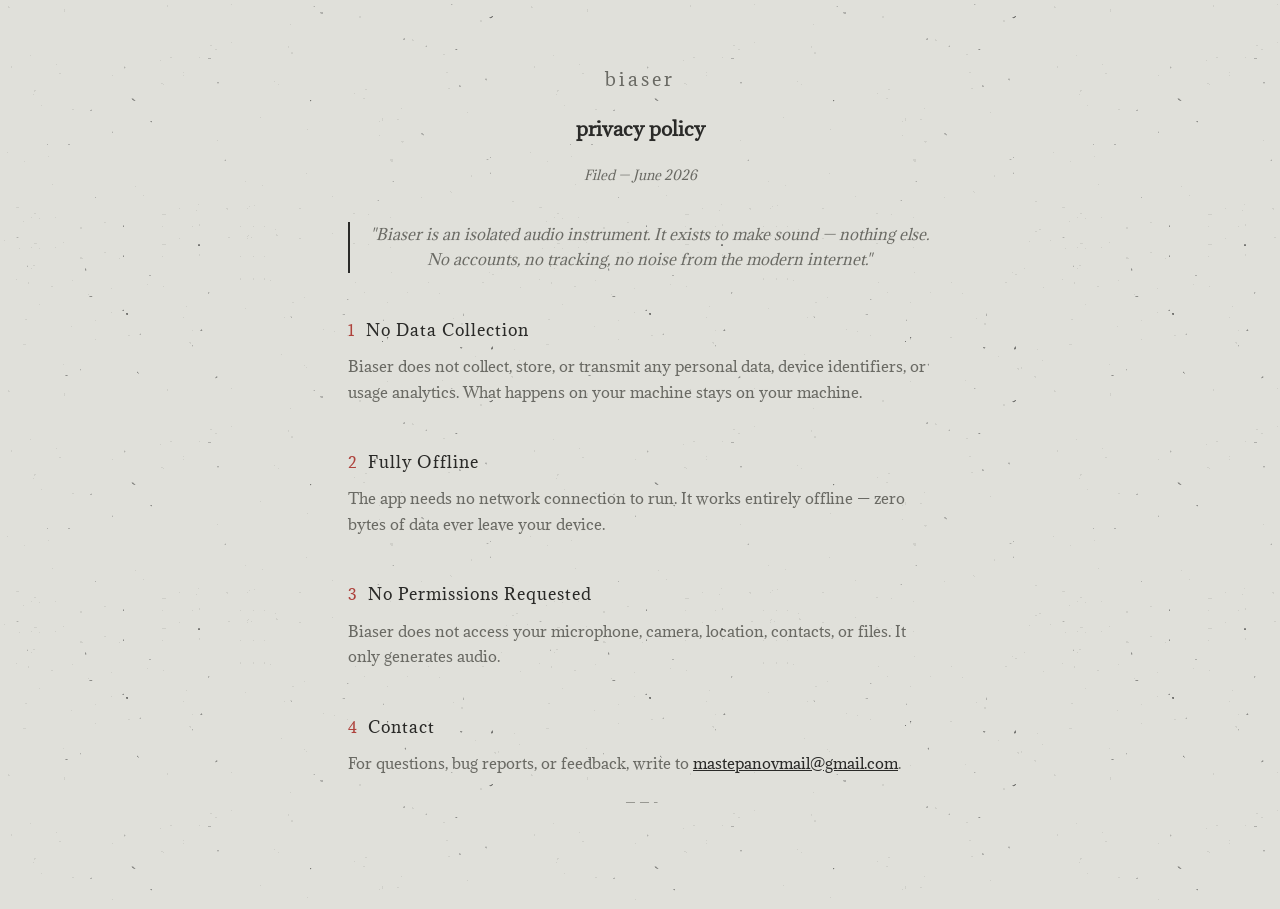
<file: index.html>
<!DOCTYPE html>
<html lang="en">
<head>
    <meta charset="UTF-8">
    <meta name="viewport" content="width=device-width, initial-scale=1.0">
    <title>Privacy Policy — Biaser</title>
    <link rel="preconnect" href="https://fonts.googleapis.com">
    <link rel="preconnect" href="https://fonts.gstatic.com" crossorigin>
    <link href="https://fonts.googleapis.com/css2?family=Adamina:ital@0;1&display=swap" rel="stylesheet">
    <link rel="stylesheet" href="style.css">
</head>
<body>
    <div class="page">

        <header>
            <span class="eyebrow">Biaser</span>
            <h3>privacy policy</h1>
            <p class="subtitle">Filed — June 2026</p>
        </header>

        <p class="manifesto">
            "Biaser is an isolated audio instrument. It exists to make sound — nothing else. No accounts, no tracking, no noise from the modern internet."
        </p>

        <h2><span class="num">1</span> No Data Collection</h2>
        <p>Biaser does not collect, store, or transmit any personal data, device identifiers, or usage analytics. What happens on your machine stays on your machine.</p>

        <h2><span class="num">2</span> Fully Offline</h2>
        <p>The app needs no network connection to run. It works entirely offline — zero bytes of data ever leave your device.</p>

        <h2><span class="num">3</span> No Permissions Requested</h2>
        <p>Biaser does not access your microphone, camera, location, contacts, or files. It only generates audio.</p>

        <h2><span class="num">4</span> Contact</h2>
        <p>For questions, bug reports, or feedback, write to <a class="contact-email" href="mailto:mastepanovmail@gmail.com">mastepanovmail@gmail.com</a>.</p>

        <p class="colophon">—  —  -</p>

    </div>
</body>
</html>
</file>
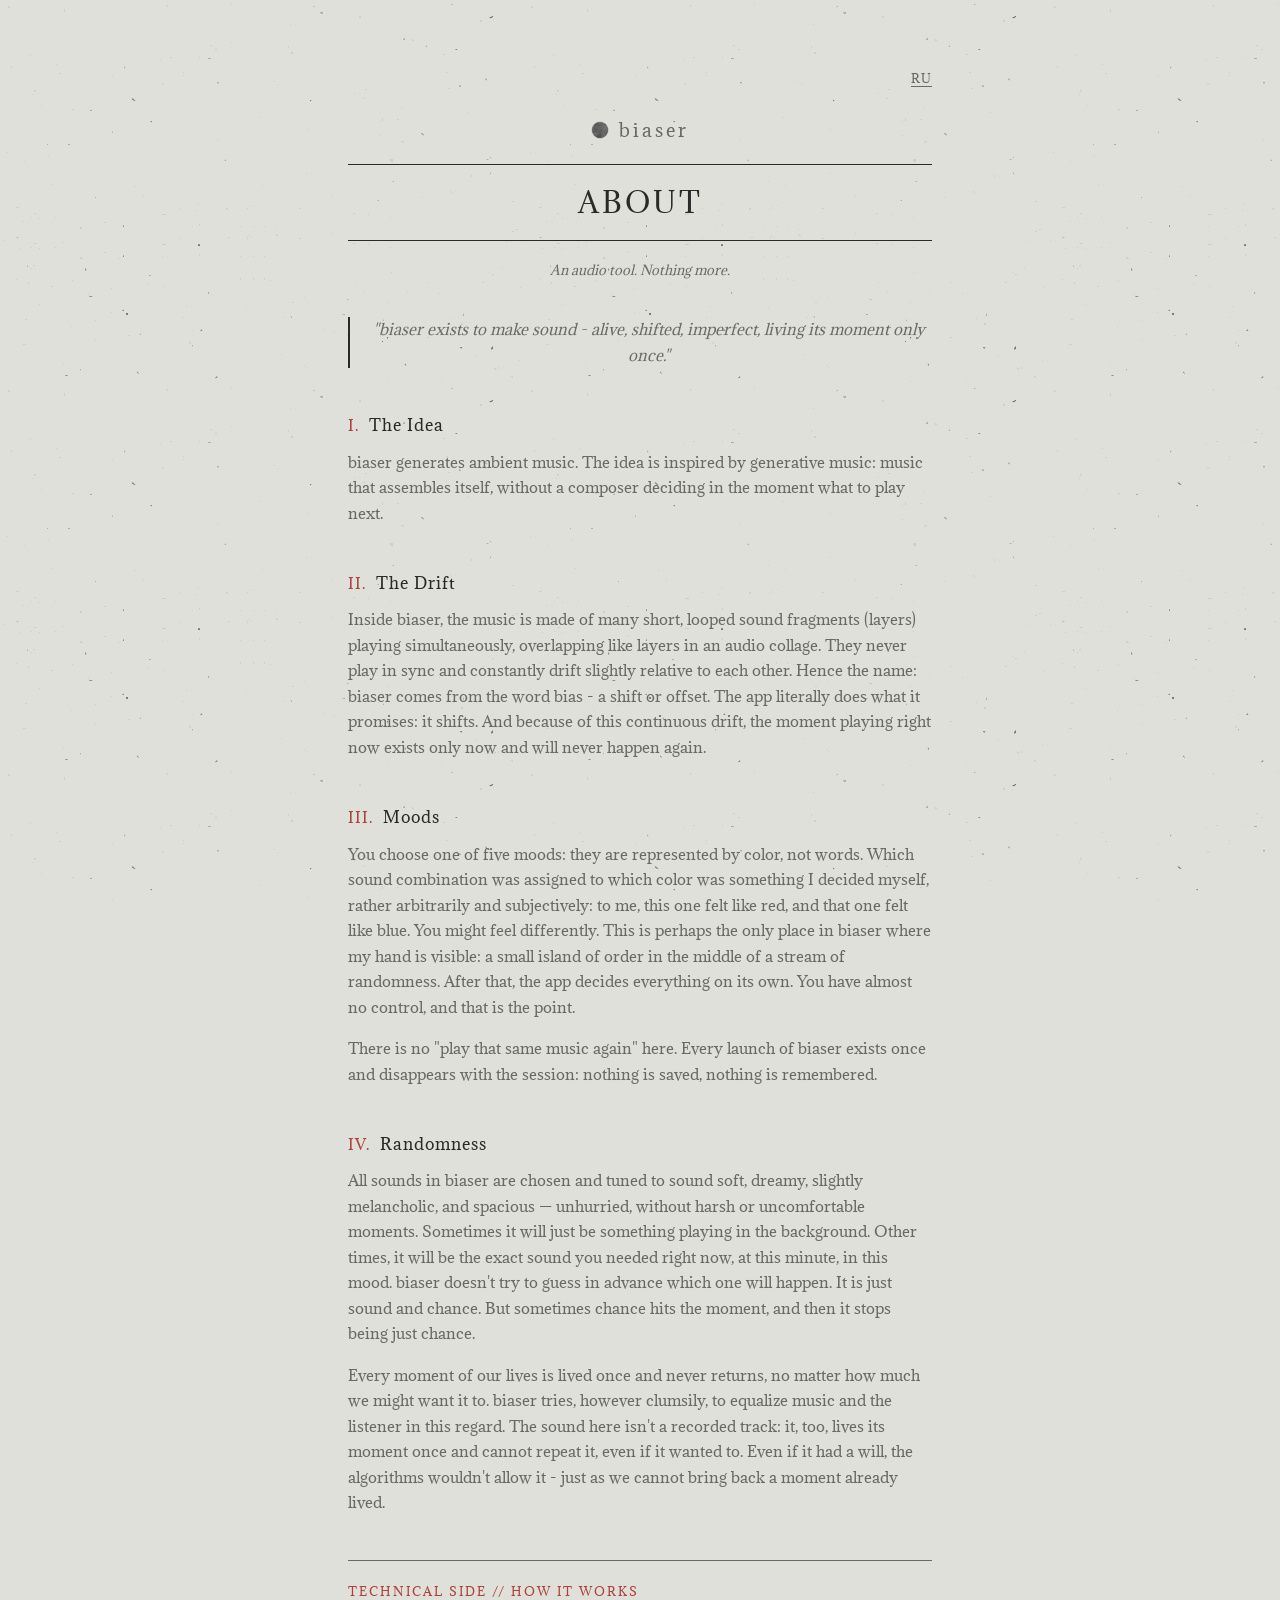
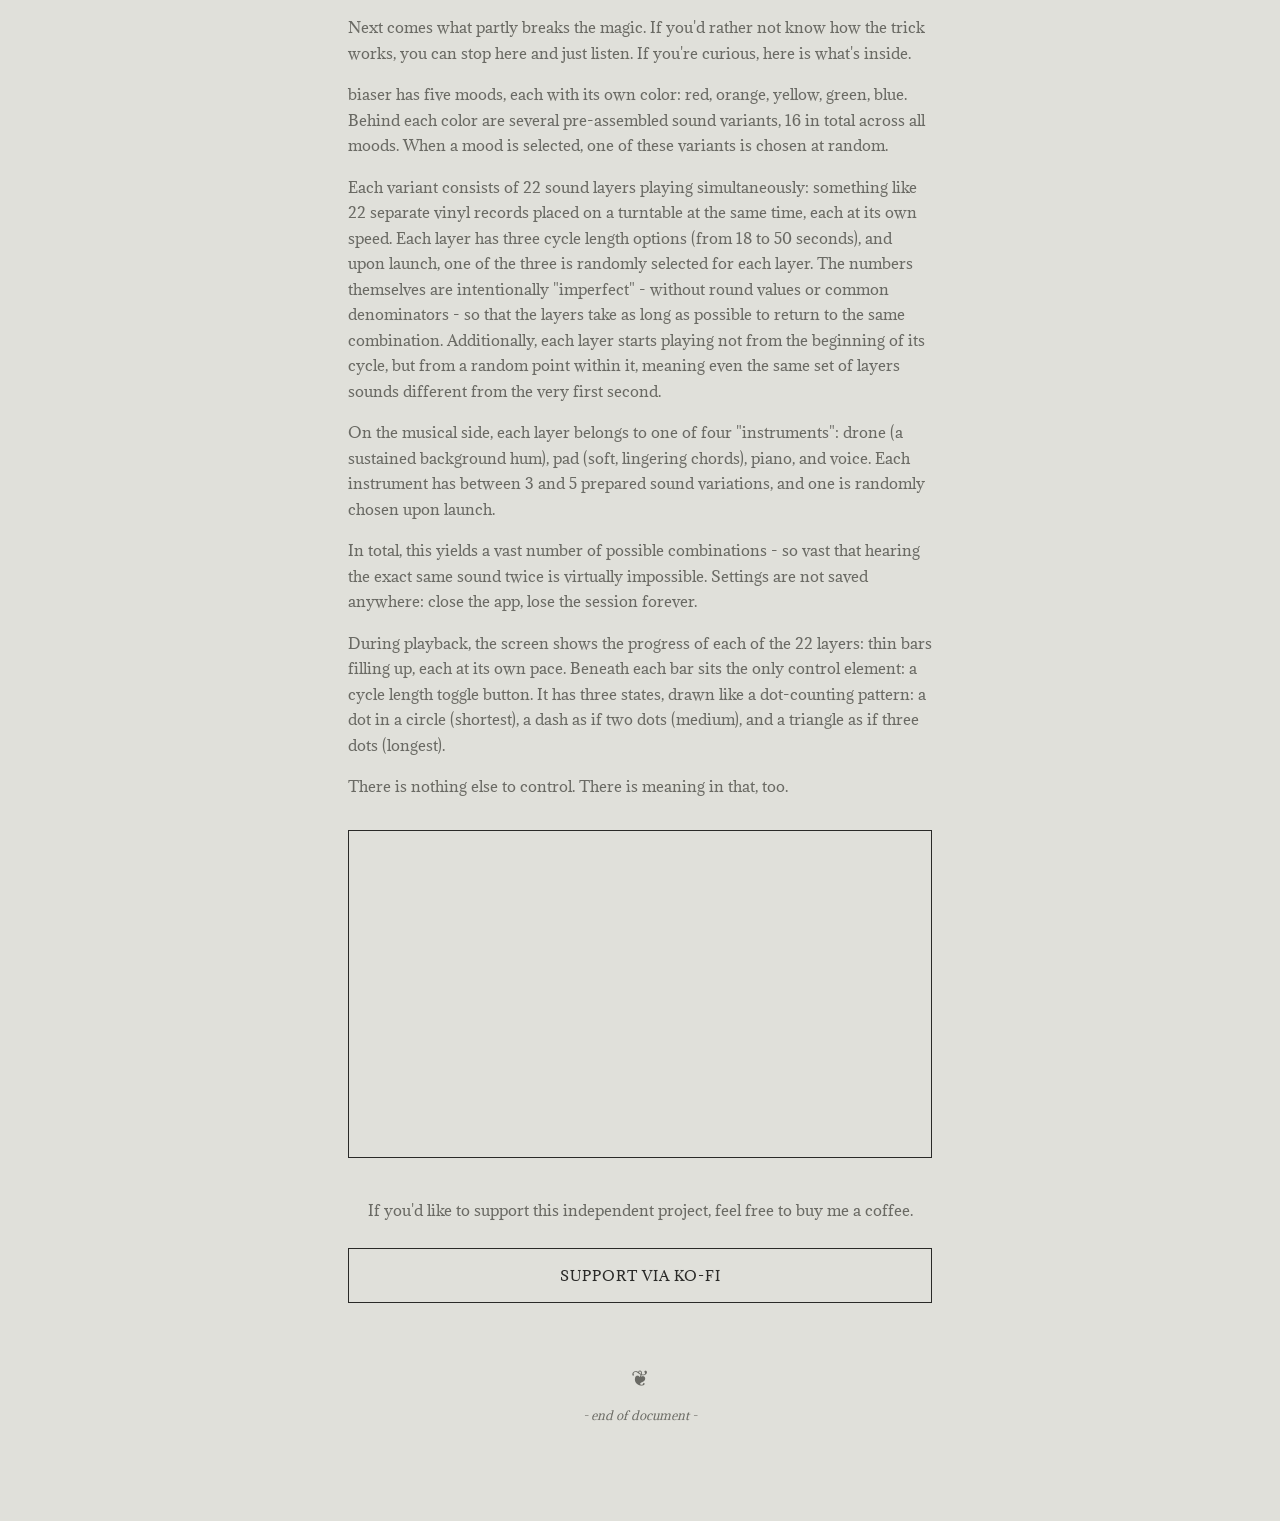
<file: about-en.html>
<!DOCTYPE html>
<html lang="en">
<head>
    <meta charset="UTF-8">
    <meta name="viewport" content="width=device-width, initial-scale=1.0">
    <title>About - biaser</title>
    <link rel="preconnect" href="https://fonts.googleapis.com">
    <link rel="preconnect" href="https://fonts.gstatic.com" crossorigin>
    <link href="https://fonts.googleapis.com/css2?family=Adamina&display=swap" rel="stylesheet">
    <link rel="stylesheet" href="style.css">
</head>
<body>
    <div class="page">

        <div class="lang-switch">
            <a href="about.html">RU</a>
        </div>

        <header>
            <span class="eyebrow">
                <img src="BiaserPointTransp.png" alt="" class="eyebrow-icon">
                biaser
            </span>
            <h1>About</h1>
            <p class="subtitle">An audio tool. Nothing more.</p>
        </header>

        <p class="manifesto">
            "biaser exists to make sound - alive, shifted, imperfect, living its moment only once."
        </p>

        <h2><span class="num">I.</span> The Idea</h2>
        <p>biaser generates ambient music. The idea is inspired by generative music: music that assembles itself, without a composer deciding in the moment what to play next.</p>

        <h2><span class="num">II.</span> The Drift</h2>
        <p>Inside biaser, the music is made of many short, looped sound fragments (layers) playing simultaneously, overlapping like layers in an audio collage. They never play in sync and constantly drift slightly relative to each other. Hence the name: biaser comes from the word bias - a shift or offset. The app literally does what it promises: it shifts. And because of this continuous drift, the moment playing right now exists only now and will never happen again.</p>

        <h2><span class="num">III.</span> Moods</h2>
        <p>You choose one of five moods: they are represented by color, not words. Which sound combination was assigned to which color was something I decided myself, rather arbitrarily and subjectively: to me, this one felt like red, and that one felt like blue. You might feel differently. This is perhaps the only place in biaser where my hand is visible: a small island of order in the middle of a stream of randomness. After that, the app decides everything on its own. You have almost no control, and that is the point.</p>
        <p>There is no "play that same music again" here. Every launch of biaser exists once and disappears with the session: nothing is saved, nothing is remembered.</p>

        <h2><span class="num">IV.</span> Randomness</h2>
        <p>All sounds in biaser are chosen and tuned to sound soft, dreamy, slightly melancholic, and spacious — unhurried, without harsh or uncomfortable moments. Sometimes it will just be something playing in the background. Other times, it will be the exact sound you needed right now, at this minute, in this mood. biaser doesn't try to guess in advance which one will happen. It is just sound and chance. But sometimes chance hits the moment, and then it stops being just chance.</p>
        <p>Every moment of our lives is lived once and never returns, no matter how much we might want it to. biaser tries, however clumsily, to equalize music and the listener in this regard. The sound here isn't a recorded track: it, too, lives its moment once and cannot repeat it, even if it wanted to. Even if it had a will, the algorithms wouldn't allow it - just as we cannot bring back a moment already lived.</p>

        <div class="spoiler">
            <div class="spoiler-label">technical side // how it works</div>
            <p>Next comes what partly breaks the magic. If you'd rather not know how the trick works, you can stop here and just listen. If you're curious, here is what's inside.</p>
            <p>biaser has five moods, each with its own color: red, orange, yellow, green, blue. Behind each color are several pre-assembled sound variants, 16 in total across all moods. When a mood is selected, one of these variants is chosen at random.</p>
            <p>Each variant consists of 22 sound layers playing simultaneously: something like 22 separate vinyl records placed on a turntable at the same time, each at its own speed. Each layer has three cycle length options (from 18 to 50 seconds), and upon launch, one of the three is randomly selected for each layer. The numbers themselves are intentionally "imperfect" - without round values or common denominators -  so that the layers take as long as possible to return to the same combination. Additionally, each layer starts playing not from the beginning of its cycle, but from a random point within it, meaning even the same set of layers sounds different from the very first second.</p>
            <p>On the musical side, each layer belongs to one of four "instruments": drone (a sustained background hum), pad (soft, lingering chords), piano, and voice. Each instrument has between 3 and 5 prepared sound variations, and one is randomly chosen upon launch.</p>
            <p>In total, this yields a vast number of possible combinations - so vast that hearing the exact same sound twice is virtually impossible. Settings are not saved anywhere: close the app, lose the session forever.</p>
            <p>During playback, the screen shows the progress of each of the 22 layers: thin bars filling up, each at its own pace. Beneath each bar sits the only control element: a cycle length toggle button. It has three states, drawn like a dot-counting pattern: a dot in a circle (shortest), a dash as if two dots (medium), and a triangle as if three dots (longest).</p>
            <p>There is nothing else to control. There is meaning in that, too.</p>
        </div>

        <div class="video-container">
            <iframe src="https://www.youtube.com/embed/nO5he_yKxbU" allowfullscreen></iframe>
        </div>

        <p style="text-align: center; margin-top: 40px;">If you'd like to support this independent project, feel free to buy me a coffee.</p>
        <a href="https://ko-fi.com/indiecoder" class="kofi-button" target="_blank">SUPPORT VIA KO-FI</a>

        <div class="ornament">❦</div>
        <p class="colophon">- end of document -</p>

    </div>
</body>
</html>
</file>
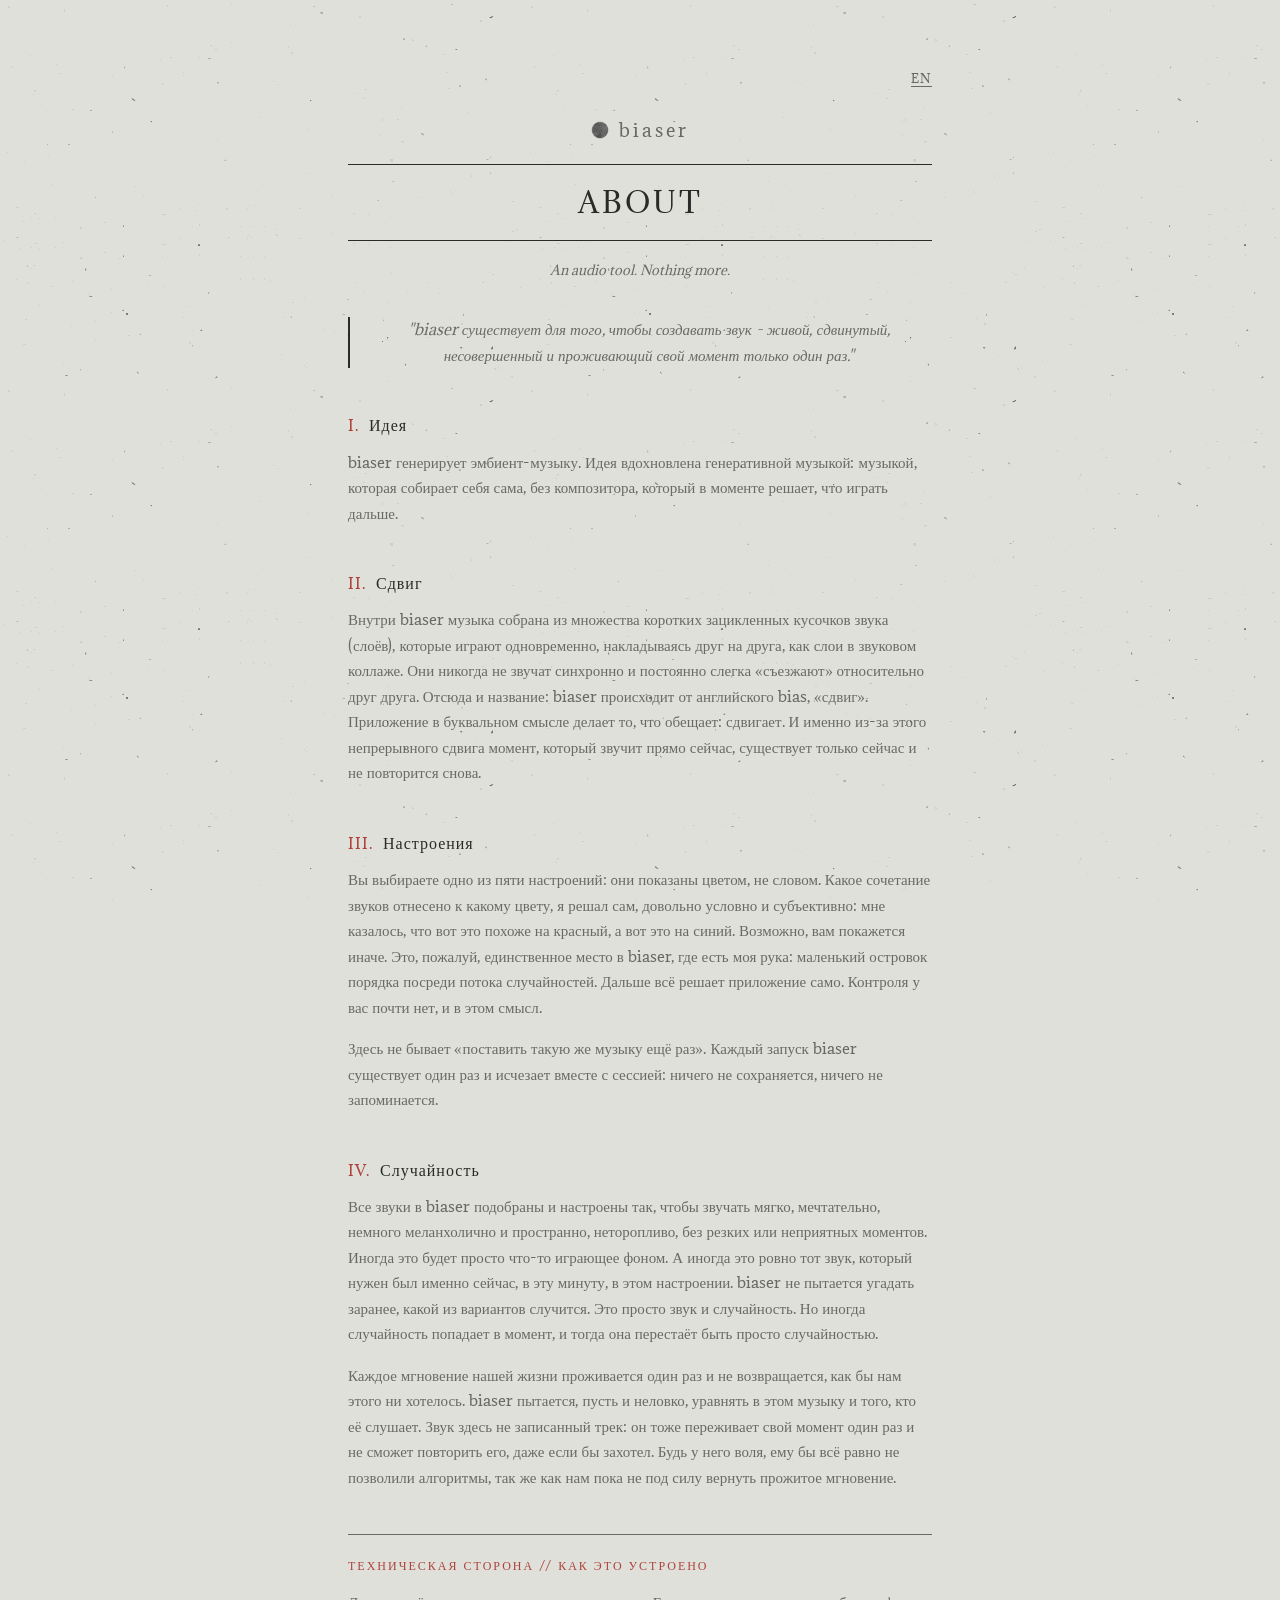
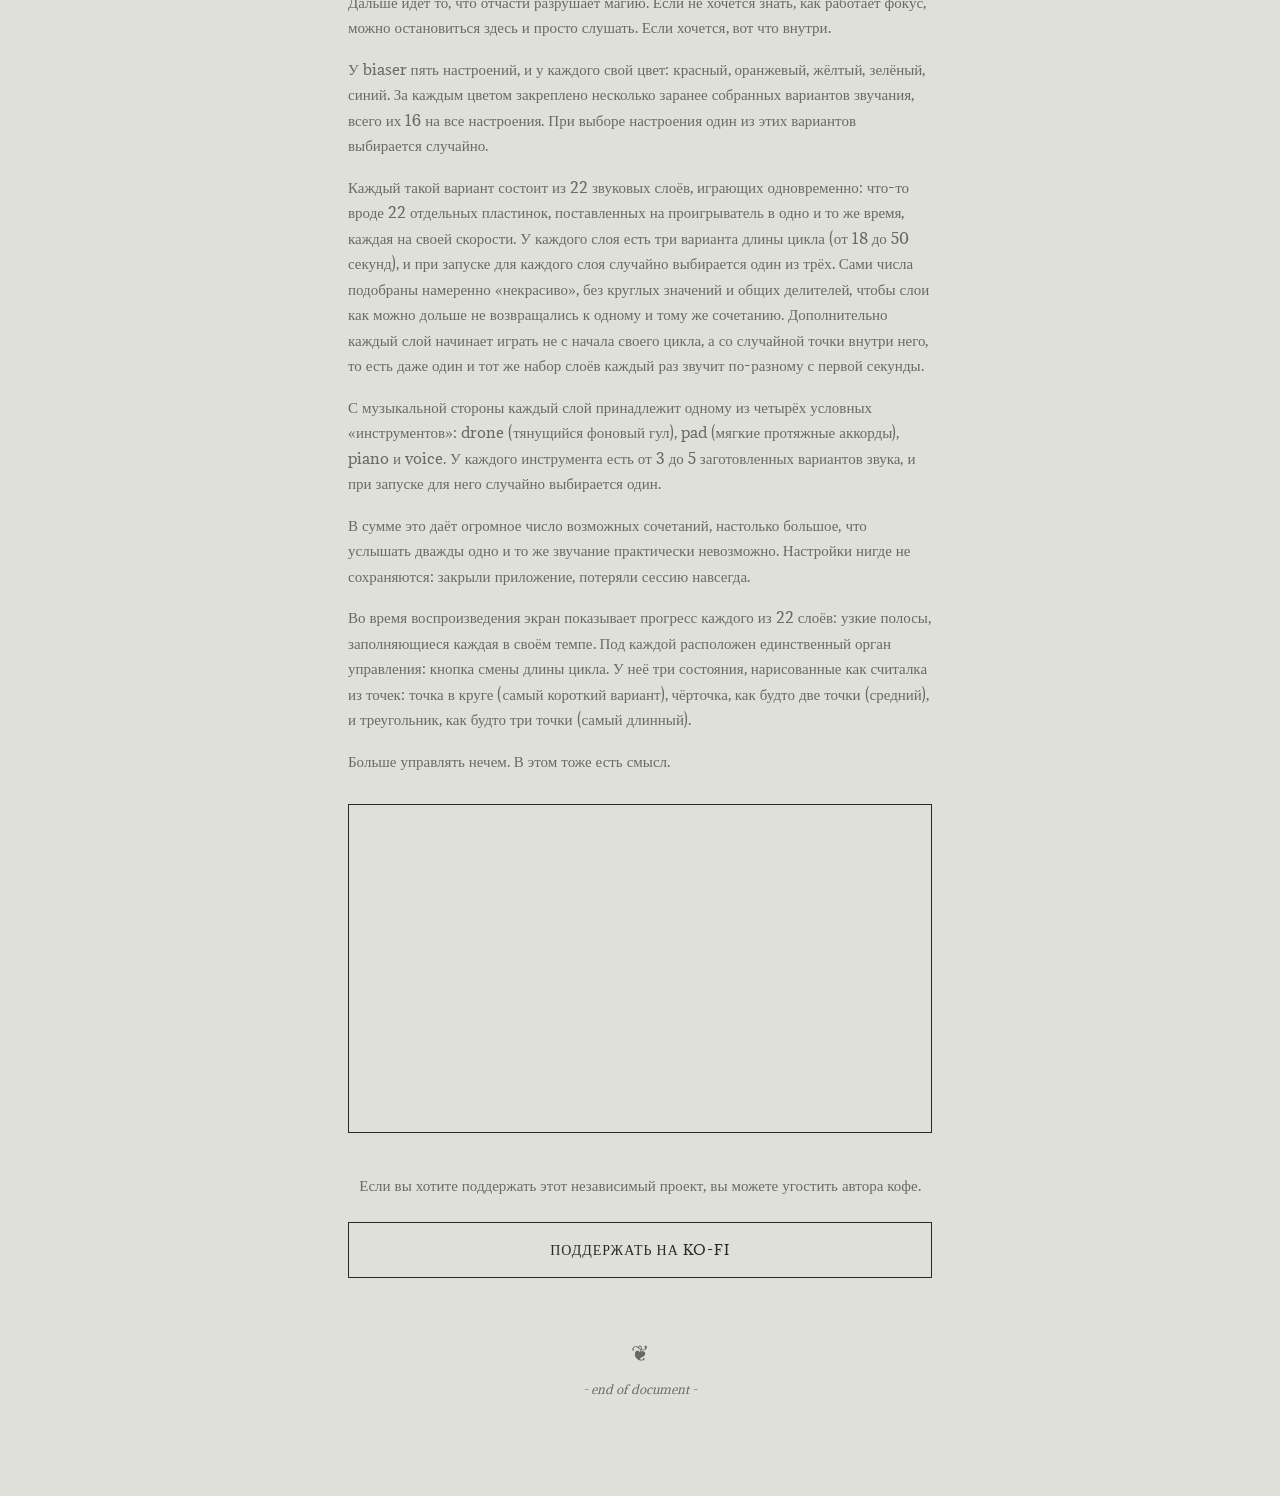
<file: about-ru.html>
<!DOCTYPE html>
<html lang="ru">
<head>
    <meta charset="UTF-8">
    <meta name="viewport" content="width=device-width, initial-scale=1.0">
    <title>About - biaser</title>
    <link rel="preconnect" href="https://fonts.googleapis.com">
    <link rel="preconnect" href="https://fonts.gstatic.com" crossorigin>
    <link href="https://fonts.googleapis.com/css2?family=Adamina&display=swap" rel="stylesheet">
    <link rel="stylesheet" href="style.css">
</head>
<body>
    <div class="page">

        <div class="lang-switch">
            <a href="about-en.html">EN</a>
        </div>

        <header>
            <span class="eyebrow">
                <img src="BiaserPointTransp.png" alt="" class="eyebrow-icon">
                biaser
            </span>
            <h1>About</h1>
            <p class="subtitle">An audio tool. Nothing more.</p>
        </header>

        <p class="manifesto">
            "biaser существует для того, чтобы создавать звук - живой, сдвинутый, несовершенный и проживающий свой момент только один раз."
        </p>

        <h2><span class="num">I.</span> Идея</h2>
        <p>biaser генерирует эмбиент-музыку. Идея вдохновлена генеративной музыкой: музыкой, которая собирает себя сама, без композитора, который в моменте решает, что играть дальше.</p>

        <h2><span class="num">II.</span> Сдвиг</h2>
        <p>Внутри biaser музыка собрана из множества коротких зацикленных кусочков звука (слоёв), которые играют одновременно, накладываясь друг на друга, как слои в звуковом коллаже. Они никогда не звучат синхронно и постоянно слегка «съезжают» относительно друг друга. Отсюда и название: biaser происходит от английского bias, «сдвиг». Приложение в буквальном смысле делает то, что обещает: сдвигает. И именно из-за этого непрерывного сдвига момент, который звучит прямо сейчас, существует только сейчас и не повторится снова.</p>

        <h2><span class="num">III.</span> Настроения</h2>
        <p>Вы выбираете одно из пяти настроений: они показаны цветом, не словом. Какое сочетание звуков отнесено к какому цвету, я решал сам, довольно условно и субъективно: мне казалось, что вот это похоже на красный, а вот это на синий. Возможно, вам покажется иначе. Это, пожалуй, единственное место в biaser, где есть моя рука: маленький островок порядка посреди потока случайностей. Дальше всё решает приложение само. Контроля у вас почти нет, и в этом смысл.</p>
        <p>Здесь не бывает «поставить такую же музыку ещё раз». Каждый запуск biaser существует один раз и исчезает вместе с сессией: ничего не сохраняется, ничего не запоминается.</p>

        <h2><span class="num">IV.</span> Случайность</h2>
        <p>Все звуки в biaser подобраны и настроены так, чтобы звучать мягко, мечтательно, немного меланхолично и пространно, неторопливо, без резких или неприятных моментов. Иногда это будет просто что-то играющее фоном. А иногда это ровно тот звук, который нужен был именно сейчас, в эту минуту, в этом настроении. biaser не пытается угадать заранее, какой из вариантов случится. Это просто звук и случайность. Но иногда случайность попадает в момент, и тогда она перестаёт быть просто случайностью.</p>
        <p>Каждое мгновение нашей жизни проживается один раз и не возвращается, как бы нам этого ни хотелось. biaser пытается, пусть и неловко, уравнять в этом музыку и того, кто её слушает. Звук здесь не записанный трек: он тоже переживает свой момент один раз и не сможет повторить его, даже если бы захотел. Будь у него воля, ему бы всё равно не позволили алгоритмы, так же как нам пока не под силу вернуть прожитое мгновение.</p>

        <div class="spoiler">
            <div class="spoiler-label">техническая сторона // как это устроено</div>
            <p>Дальше идёт то, что отчасти разрушает магию. Если не хочется знать, как работает фокус, можно остановиться здесь и просто слушать. Если хочется, вот что внутри.</p>
            <p>У biaser пять настроений, и у каждого свой цвет: красный, оранжевый, жёлтый, зелёный, синий. За каждым цветом закреплено несколько заранее собранных вариантов звучания, всего их 16 на все настроения. При выборе настроения один из этих вариантов выбирается случайно.</p>
            <p>Каждый такой вариант состоит из 22 звуковых слоёв, играющих одновременно: что-то вроде 22 отдельных пластинок, поставленных на проигрыватель в одно и то же время, каждая на своей скорости. У каждого слоя есть три варианта длины цикла (от 18 до 50 секунд), и при запуске для каждого слоя случайно выбирается один из трёх. Сами числа подобраны намеренно «некрасиво», без круглых значений и общих делителей, чтобы слои как можно дольше не возвращались к одному и тому же сочетанию. Дополнительно каждый слой начинает играть не с начала своего цикла, а со случайной точки внутри него, то есть даже один и тот же набор слоёв каждый раз звучит по-разному с первой секунды.</p>
            <p>С музыкальной стороны каждый слой принадлежит одному из четырёх условных «инструментов»: drone (тянущийся фоновый гул), pad (мягкие протяжные аккорды), piano и voice. У каждого инструмента есть от 3 до 5 заготовленных вариантов звука, и при запуске для него случайно выбирается один.</p>
            <p>В сумме это даёт огромное число возможных сочетаний, настолько большое, что услышать дважды одно и то же звучание практически невозможно. Настройки нигде не сохраняются: закрыли приложение, потеряли сессию навсегда.</p>
            <p>Во время воспроизведения экран показывает прогресс каждого из 22 слоёв: узкие полосы, заполняющиеся каждая в своём темпе. Под каждой расположен единственный орган управления: кнопка смены длины цикла. У неё три состояния, нарисованные как считалка из точек: точка в круге (самый короткий вариант), чёрточка, как будто две точки (средний), и треугольник, как будто три точки (самый длинный).</p>
            <p>Больше управлять нечем. В этом тоже есть смысл.</p>
        </div>

        <div class="video-container">
            <iframe src="https://www.youtube.com/embed/nO5he_yKxbU" allowfullscreen></iframe>
        </div>

        <p style="text-align: center; margin-top: 40px;">Если вы хотите поддержать этот независимый проект, вы можете угостить автора кофе.</p>
        <a href="https://ko-fi.com/indiecoder" class="kofi-button" target="_blank">ПОДДЕРЖАТЬ НА KO-FI</a>

        <div class="ornament">❦</div>
        <p class="colophon">- end of document -</p>

    </div>
</body>
</html>
</file>
<file: style.css>
/* ===== BIASER — shared styles for Privacy Policy & About ===== */

:root {
  --bg: #e0e0da;        /* paper background */
  --ink: #2a2a28;       /* main text */
  --ink-soft: #6a6a64;  /* muted / caption text */
  --stamp: #ae423c;     /* rubber-stamp red — the one accent we spend */
}

* { box-sizing: border-box; }

html, body {
  margin: 0;
  background-color: var(--bg);
  color: var(--ink);
}

body {
  font-family: 'Adamina', Georgia, serif;
  line-height: 1.7;
  font-size: 16px;
  position: relative;
}

/* ---- repeating paper texture, tiled (not stretched), laid over EVERYTHING ----
   Change the url() below once you drop your texture file in. Tweak opacity
   to taste — higher = grain more visible, lower = more subtle. */
body::after {
  content: "";
  position: fixed;
  inset: 0;
  background-image: url('natural.png');
  background-repeat: repeat;
  background-position: 0 0;
  mix-blend-mode: multiply;
  pointer-events: none;
  z-index: 999;
}

.page {
  max-width: 640px;
  margin: 0 auto;
  padding: 64px 28px 96px;
}

header {
  position: relative;
  text-align: center;
  margin-bottom: 36px;
}

.eyebrow {
  display: flex;
  align-items: center;
  justify-content: center; /* Центрирует всю строку (так как заголовок по центру) */
  gap: 10px;               /* Отступ между картинкой и текстом */
  font-size: 18px;         /* Твой обновленный шрифт */
  letter-spacing: 3px;
  color: var(--ink-soft);
  text-transform: lowercase;
  margin-bottom: 18px;
}

.eyebrow-icon {
  height: 18px;            /* Подгоняет высоту картинки под размер шрифта (18px) */
  width: auto;             /* Сохраняет пропорции изображения */
}

h1 {
  font-size: 28px;
  font-weight: 400;
  letter-spacing: 3px;
  text-transform: uppercase;
  margin: 0 0 18px;
  border-top: 1px solid var(--ink);
  border-bottom: 1px solid var(--ink);
  padding: 14px 0;
}

.subtitle {
  font-size: 13px;
  font-style: italic;
  color: var(--ink-soft);
  margin: 0;
}

.manifesto {
  font-style: italic;
  color: var(--ink-soft);
  text-align: center;
  border-left: 2px solid var(--ink);
  padding-left: 16px;
  margin: 34px 0 44px;
}

h2 {
  font-size: 16px;
  font-weight: 400;
  letter-spacing: 1px;
  margin-top: 44px;
  margin-bottom: 10px;
  display: flex;
  align-items: baseline;
  gap: 10px;
}

h2 .num {
  color: var(--stamp);
  font-size: 15px;
}

p {
  font-size: 15px;
  color: var(--ink-soft);
  margin: 0 0 16px;
}

a {
  color: var(--ink);
  text-decoration: underline;
}

.contact-email {
  color: var(--ink);
  font-weight: 400;
}

.ornament {
  text-align: center;
  font-size: 22px;
  color: var(--ink-soft);
  margin: 56px 0 8px;
}

.colophon {
  text-align: center;
  font-size: 12px;
  font-style: italic;
  color: var(--ink-soft);
  margin: 0;
}

/* ===== Дополнительные элементы из Frustrator ===== */

.lang-switch {
  text-align: right;
  margin-bottom: 24px;
}

.lang-switch a {
  color: var(--ink-soft);
  text-decoration: none;
  font-size: 12px;
  letter-spacing: 1px;
  border-bottom: 1px solid var(--ink-soft);
}

.graphic {
  display: block;
  max-width: 100%;
  height: auto;
  margin: 0 auto 20px auto;
}

.spoiler {
  border-top: 1px solid var(--ink-soft);
  margin-top: 44px;
  padding-top: 20px;
}

.spoiler-label {
  font-size: 12px;
  color: var(--stamp);
  letter-spacing: 2px;
  text-transform: uppercase;
  margin-bottom: 14px;
}

.video-container {
  position: relative;
  padding-bottom: 56.25%;
  height: 0;
  margin: 30px 0;
}

.video-container iframe {
  position: absolute;
  top: 0;
  left: 0;
  width: 100%;
  height: 100%;
  border: 1px solid var(--ink);
}

.kofi-button {
  display: block;
  text-align: center;
  border: 1px solid var(--ink);
  color: var(--ink);
  text-decoration: none;
  padding: 15px;
  margin-top: 24px;
  font-weight: 400;
  font-size: 14px;
  letter-spacing: 1px;
  transition: background 0.2s, color 0.2s;
}

.kofi-button:hover {
  background-color: var(--ink);
  color: var(--bg);
}
</file>
